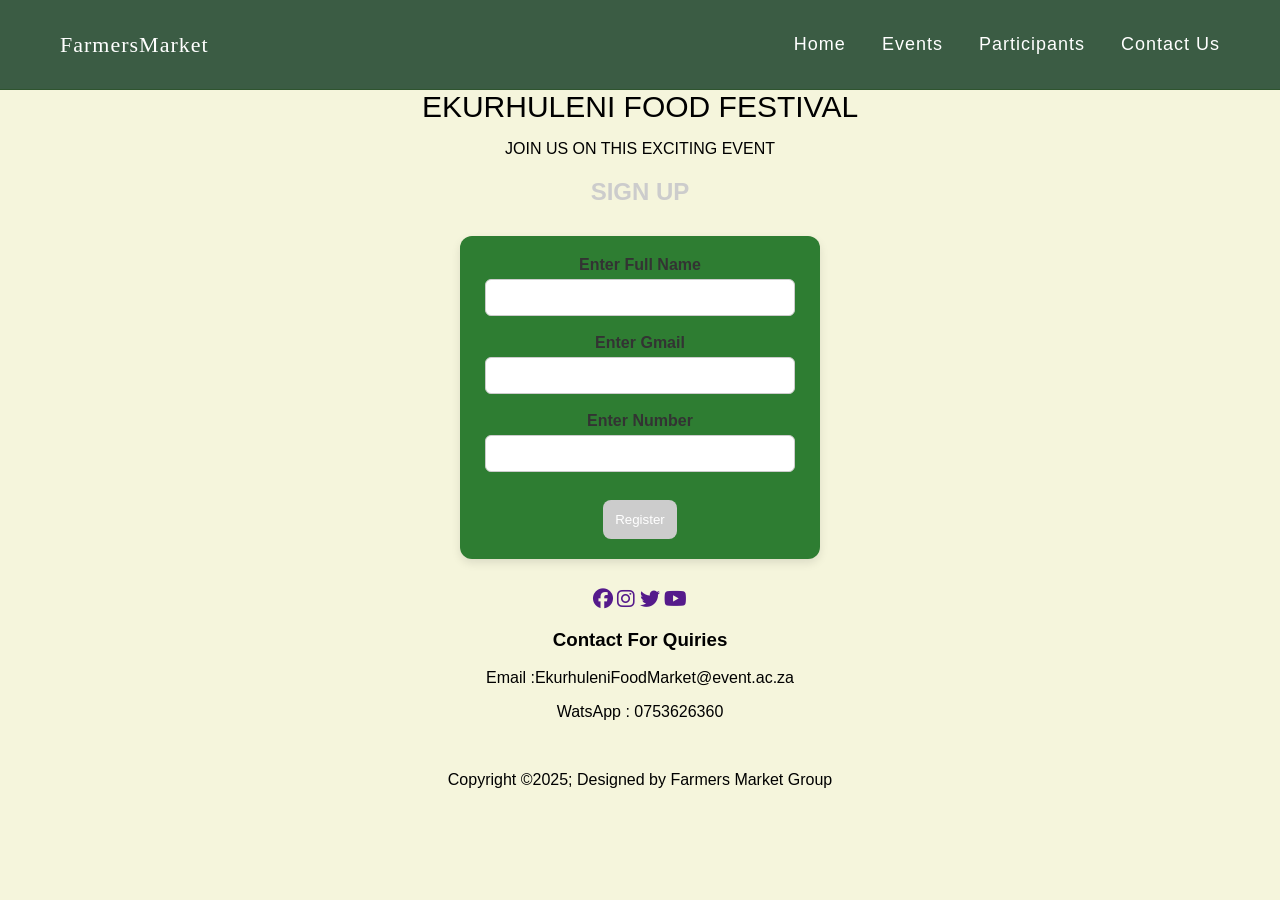
<file: page 4 WPL project.html>
<!DOCTYPE html>
<html lang="en">
<head>
    <meta charset="UTF-8">
    <meta name="viewport" content="width=device-width, initial-scale=1.0">
    <title>Document</title>
    <!-- CSS -->
     <link rel="stylesheet" href="style.css">
    <link rel="stylesheet" href="https://cdnjs.cloudflare.com/ajax/libs/font-awesome/6.7.2/css/all.min.css">
    <link rel="icon" href="icon.jpg">
</head>
<body>

    <nav class="navbar">
    <section class="logo">FarmersMarket</section>
    <ul class="navlinks">
        <li><a href="idex.html">Home</a></li>
        <li><a href="page2.html">Events</a></li>
        <li><a href="Market Vendors&Guests.html">Participants</a></li>
        <li><a href="page 4 WPL project.html">Contact Us</a></li>
    </ul>
</nav>
    <h class=main-title>EKURHULENI FOOD FESTIVAL</h>
    <p>JOIN US ON THIS EXCITING EVENT</p>

    <!-- sign up page-->
     <h2>SIGN UP</h2>
     <form>
        <label>Enter Full Name</label><br>
        <input type="text" Name="Name" required><br><br>

        <label>Enter Gmail</label><br>
        <input type="text" Gmail="Gmail" required><br><br>

        <label>Enter Number</label>
        <input type="tel" Number="Number" required><br><br>

        <Button type="Submit Registration">Register</Button>
     </form>

     <!--Quiry Page-->
     

     <footer>
    <article class="footerContainer">
        <article class="socialIcons">
            <a href=""><i class="fa-brands fa-facebook"></i></a>
            <a href=""><i class="fa-brands fa-instagram"></i></a>
            <a href=""><i class="fa-brands fa-twitter"></i></a>
            <a href=""><i class="fa-brands fa-youtube"></i></a>
        </article>
        
    </article>
    <article class="footerBottom">
        
        <h3>Contact For Quiries</h3>
     <p>Email :EkurhuleniFoodMarket@event.ac.za</p>
     <p>WatsApp : 0753626360</p>
     <br>
     <p>Copyright &copy;2025; Designed by <span class="designer">Farmers  Market Group</span></p>
    </article>
</footer>
</body>
</html>
</file>
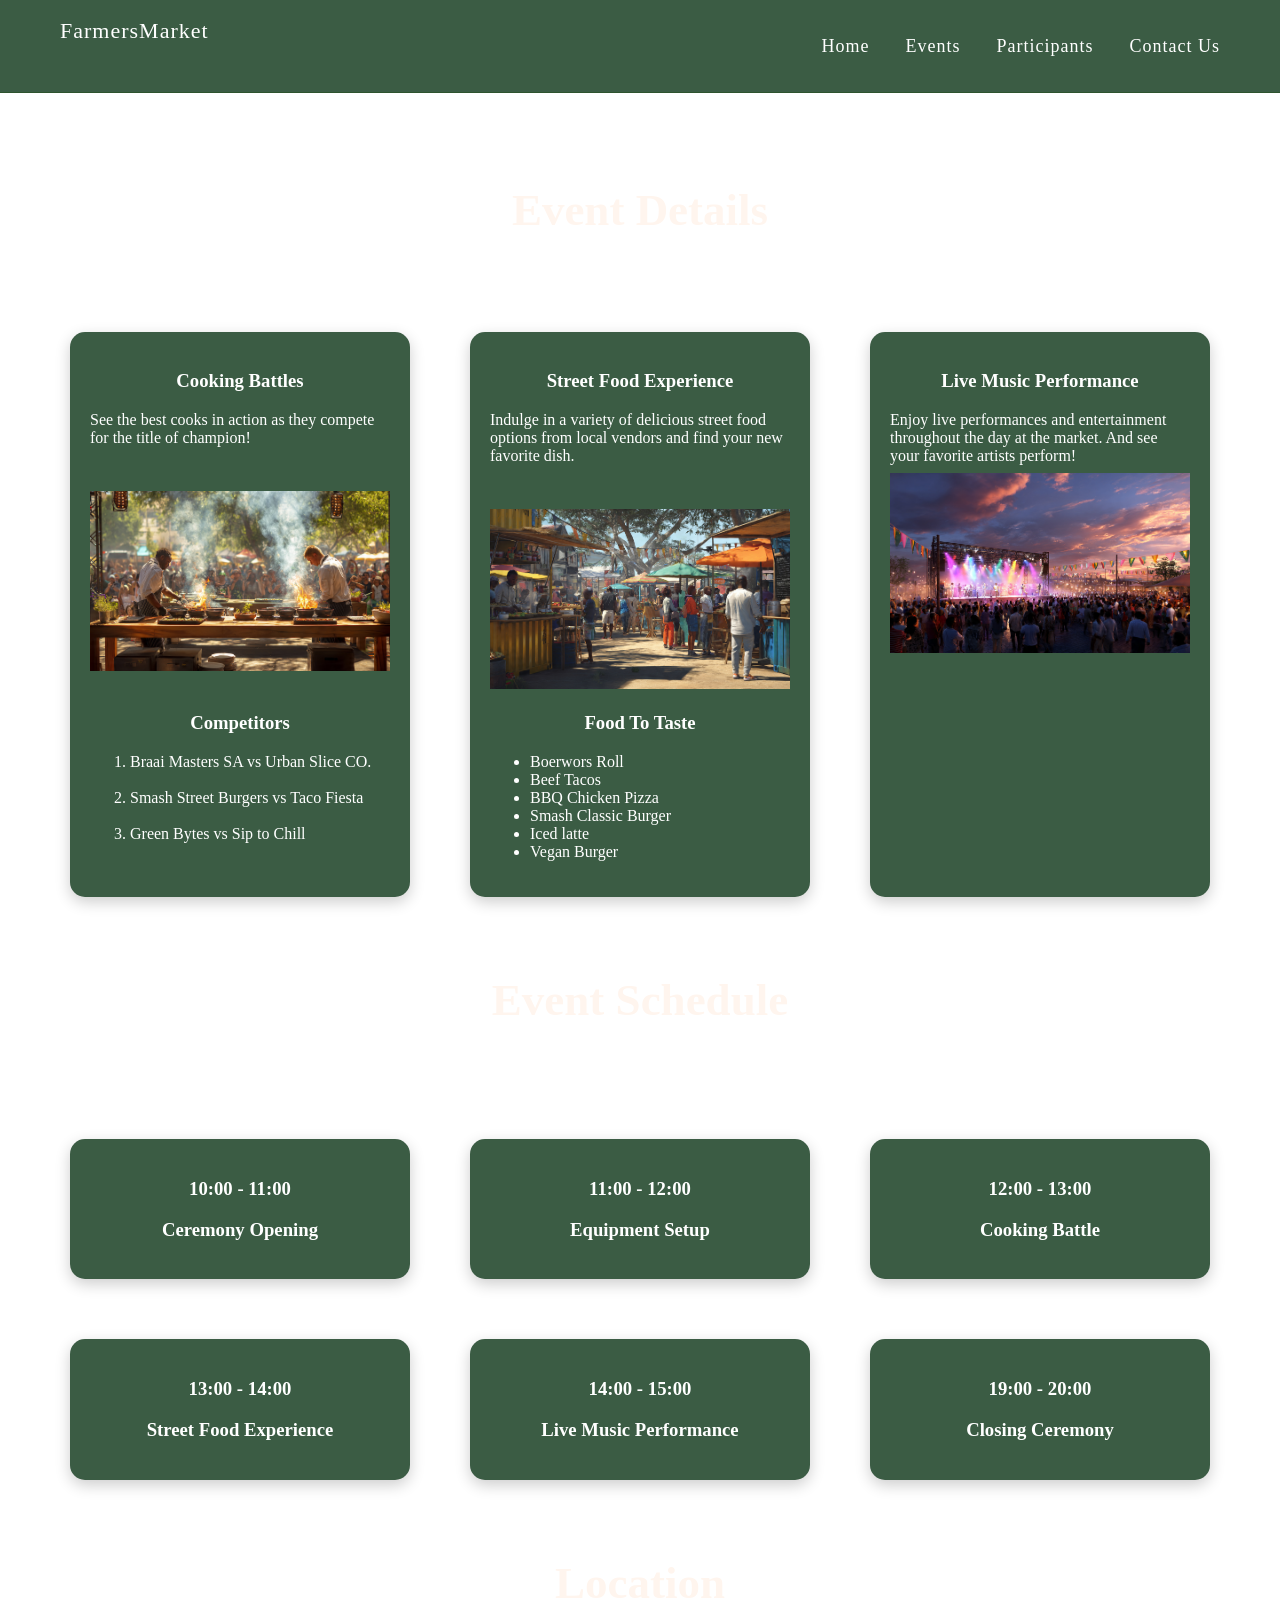
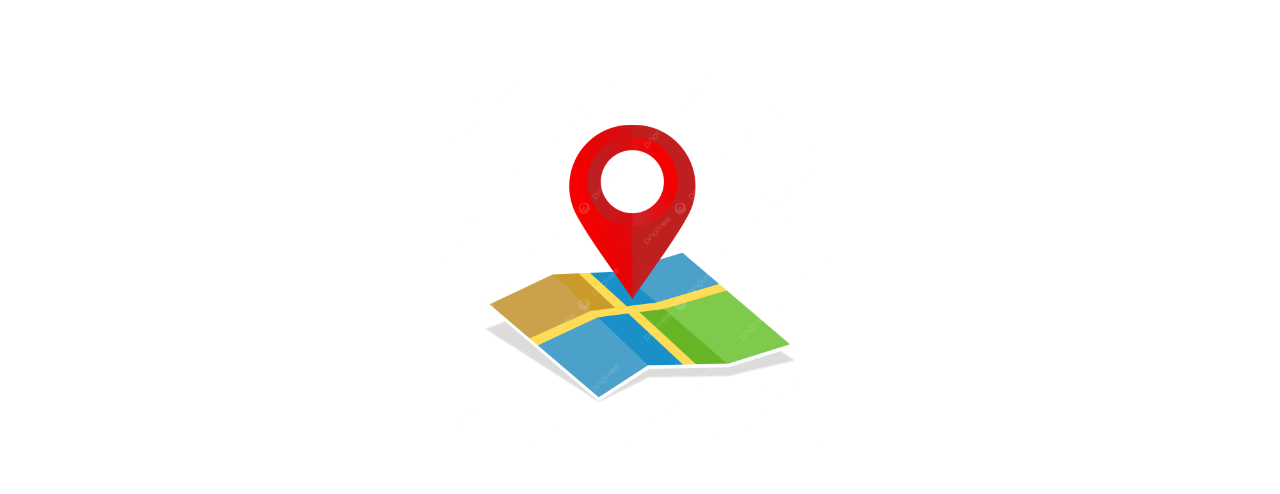
<file: page2.html>
<!DOCTYPE html>
<html lang="en">
<head>
    <meta charset="UTF-8">
    <meta name="viewport" content="width=device-width, initial-scale=1.0">
    <title>FarmersMarket | Activities Schedule Location |</title>
    <link rel="stylesheet" href="page2.css">
    <link rel="icon" href="icon.jpg">
</head>
<body>
    <nav class="navbar">
    <section class="logo">FarmersMarket</section>
    <ul class="navlinks">
        <li><a href="idex.html">Home</a></li>
        <li><a href="page2.html">Events</a></li>
        <li><a href="Market Vendors&Guests.html">Participants</a></li>
        <li><a href="page 4 WPL project.html">Contact Us</a></li>
    </ul>
</nav> 

    <video autoplay muted loop playsinline class="bg-video">

    <source src="backkground.mp4" type="video/Mp4">

    </video>

    
 <section id="Activities">
    <br>
    <br>
    <br>
    <header><h2>Event Details </h2></header>
   <p id="firstP">Everything you need to know about the market experience.</p>

    <main>
        <article class="grid">

            <article class="Card">
                <h3>Cooking Battles</h3>
                <p>See the best cooks in action as they compete for the title of champion!</p>
                <br>
                <br>
                <img src="CookingBattle.jpeg" alt="a picture of Cooking Battle activity"
                     title="a picture of the market activities">
                <br>
                <br>
                <h3>Competitors</h3>
                
                  <ol id="CB">
                     <li>Braai Masters SA vs Urban Slice CO. </li>
                     <br>
                     <li>Smash Street Burgers vs Taco Fiesta</li>
                     <br>
                     <li>Green Bytes vs Sip to Chill</li>
                  </ol>


            </article>

            <article class="Card">
                <h3>Street Food Experience</h3>
                <p>Indulge in a variety of delicious street food options from local vendors and find your new favorite dish.</p>
                <br>
                <br>
                <img src="tasting.jpeg" alt="a picture of people tasting street food"
                title="a picture of the market activities">
                <br>
                <h3>Food To Taste</h3>
                <ul>
                    <li>Boerwors Roll</li>
                    <li>Beef Tacos</li>
                    <li>BBQ Chicken Pizza</li>
                    <li>Smash Classic Burger</li>
                    <li>Iced latte</li>
                    <li>Vegan Burger</li>
                </ul>
               

            </article>

            <article class="Card" >
                <h3>Live Music Performance</h3>
                <p>Enjoy live performances and entertainment throughout the day at the market. And see your favorite artists perform!</p>
                <img src="perfoming.jpeg" alt="picture of the market activities">
               
            </article>

        </article>
    </main>
 </section>
 <section >
    <h2>Event Schedule</h2>
    <p id="thirdP">See the event schedule and plan your day accordingly </p>
    <br>
     <main>
         <article class="grid">
             <article class="Card">
                 <h3>10:00 - 11:00</h3>
                 <h3>Ceremony Opening</h3>
            </article>
             <article class="Card">
                 <h3>11:00 - 12:00</h3>
                 <h3>Equipment Setup</h3>
            </article>
             <article class="Card">
                 <h3>12:00 - 13:00</h3>
                 <h3>Cooking Battle</h3>
            </article>
             <article class="Card">
                <h3>13:00 - 14:00</h3>
                <h3>Street Food Experience</h3>
            </article>
             <article class="Card">
                 <h3>14:00 - 15:00</h3>
                 <h3>Live Music Performance</h3>
                <h3></h3>
            </article>
             <article class="Card">
                <h3>19:00 - 20:00</h3>
                <h3>Closing Ceremony</h3>   
            </article>
         </article>
     </main>
 </section>
 <section>
     <h2>Location</h2>
     <p id="thirdP">Tap, navigate, and arrive ready to feast</p>
      <a id="loction" 
          href="https://www.bing.com/maps/directions?FORM=HDRSC6&style=r&rtp=pos.-26.105500611717567_28.217853384285007_Brakpan%252C%2520South%2520Africa%25201619_Brakpan%252C%2520South%2520Africa%25201619_%7E&secq=Dries+Niemandt+Park&sece=ypid%3A8202x16794306890247144231&cp=-26.105501%7E28.217853&lvl=16"
          target="_blank"
          title="It take you to Ekurhuleni Park">
          <img src="ping.png" class="center-img">
      </a>
 </section>
 
</body>
</html>
</file>
<file: style.css>
body{
    font-family: Arial, Helvetica, sans-serif;
    background-color:beige;
    margin:0 ;
    padding:0 ;
    text-align: center;
}

.navbar{
    display: flex;
    justify-content: space-between;
    align-items: center;
    padding: 18px 60px;
    background-color: #3b5c44;
    position: sticky;
    top: 0;
    z-index: 100;
    border-bottom: 1px solid rgb(46, 84, 46);
}

.logo{
    font-family: Georgia, 'Times New Roman', Times, serif;
    font-size: 22px;
    font-weight: 400;
    letter-spacing: 1px;
    color: white;
}

.navlinks{
    list-style: none;
    display: flex;
    gap: 36px;
}

.navlinks a{
    text-decoration: none;
    color: white;
    font-weight: 400;
    font-size: 18px;
    letter-spacing: 1px;
    transition: color 0.2s;
}
.navlinks a:hover{
    color: black;
}

/* headings */
h1, h2{
    font-family: Arial, Helvetica, sans-serif;
    color:#ccc;
}

/* forms container*/
form{
    background:#2e7d32;
    padding: 20px;
    margin:30px auto;
    width:320px;
    border-radius: 12px;
    box-shadow: 0 4px 10px rgba(0,0,0,0.1);
}

/* label */
label{
    font-weight: bold;
    color: #333;
}

/* inputs */
input, textarea{
    width: 90%;
    padding: 10px;
    margin-top: 5px;
    border: 1px solid #ccc;
    border-radius: 6px;
}

/* button*/
button{
    font-family: Arial, Helvetica, sans-serif;
    background-color:#ccc;
    color: white;
    padding: 12px;
    border: none;
    border-radius: 8px;
    cursor: pointer;
    margin-top: 10px;
}

.main-title{
    font-size: 30px;
}
.fa-brands{
    grid-column: 1/3;
    display: inline;
    font-size: 20px;
}
/* .footer{
display: inline;
} */
</file>
<file: page2.css>
body{
    Margin:0;
    font-family: Georgia, 'Times New Roman', Times, serif;
color:white;
}

.navbar{
    display: flex;
    justify-content: space-between;
    align-items: center;
    padding: 18px 60px;
    background-color: #3b5c44;
    position: sticky;
    top: 0;
    z-index: 100;
    border-bottom: 1px solid rgb(46, 84, 46);
}

.logo{
    font-family: Georgia, 'Times New Roman', Times, serif;
    font-size: 22px;
    font-weight: 400;
    letter-spacing: 1px;
    color: white;
}

.navlinks{
    list-style: none; 
    display: flex;
    gap: 36px;
}

.navlinks a{
    text-decoration: none;
    color: white;
    font-weight: 400;
    font-size: 18px;
    letter-spacing: 1px;
    transition: color 0.2s;
}
.navlinks a:hover{
    color: black;
}


.container {
height:100px;
width:100%;  
background-color: rgb(248, 222, 188);
grid-column: auto;
text-align: center;
top:0;
z-index: 1000;
position: fixed;

}
.container h1{
   
font-size: 50px;
margin:10px;
}
 
.bg-video{
opacity: 0.7;
Width:100%;
height: 100%;
top:11%;
position: fixed;
Object-fit:cover;
z-index: -2;
}


h2{
/*Margin:90px;*/
text-align: center;
font-size: 45PX;
position:sticky;
z-index:0;
top:0;
Color:seashell;
}

#firstP, #SecondP, #thirdP {
text-align: center;
margin:0;  
}

main{
padding: 20px;
}

section{
margin-bottom:30px;
}
.grid{
display: flex;
flex-wrap: wrap;
gap: 20px;
list-style: none;
justify-content: center;}

.Card{
width: 300px;
margin: 20px;
 background-color: #3b5c44;
padding: 20px;
border-radius: 15px;
box-shadow: 0 5px 15px rgba(0, 0, 0, 0.2);
justify-content: center;

}
.Card:hover{
transform: translateY(-10px);
/*box-shadow: 0 10px 20px rgba(0, 0, 0, 0.3);*/
}

.Card img{
object-fit:cover;
width:100%;
height:180px;
margin-top:8px;

}
.Card p{
margin:0;
text-align:left;
}

.Card h3{
text-align:center 
}
#location{
    text-align: center;
}
.center-img {
  display: block;
  margin-left: auto;
  margin-right: auto;
  width: 400px;
}
.CB{
    text-align: center;
}
</file>
